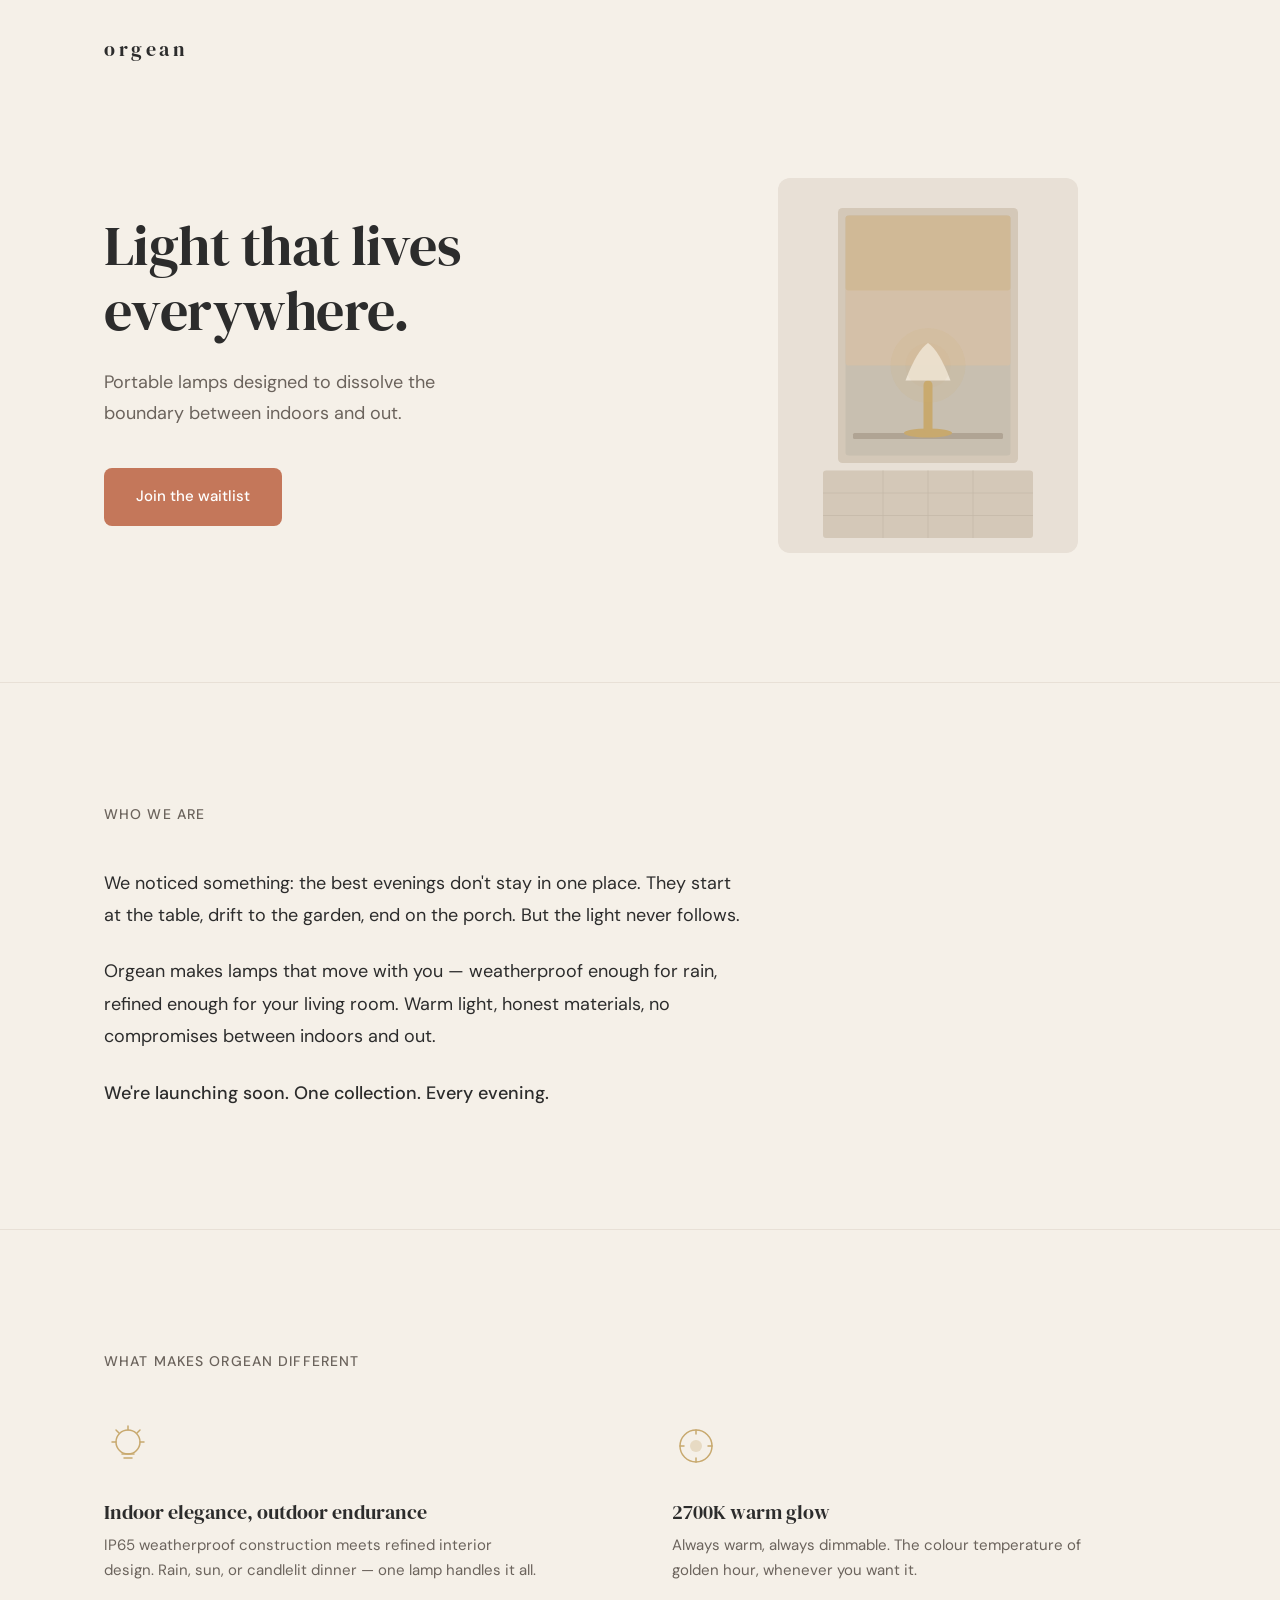
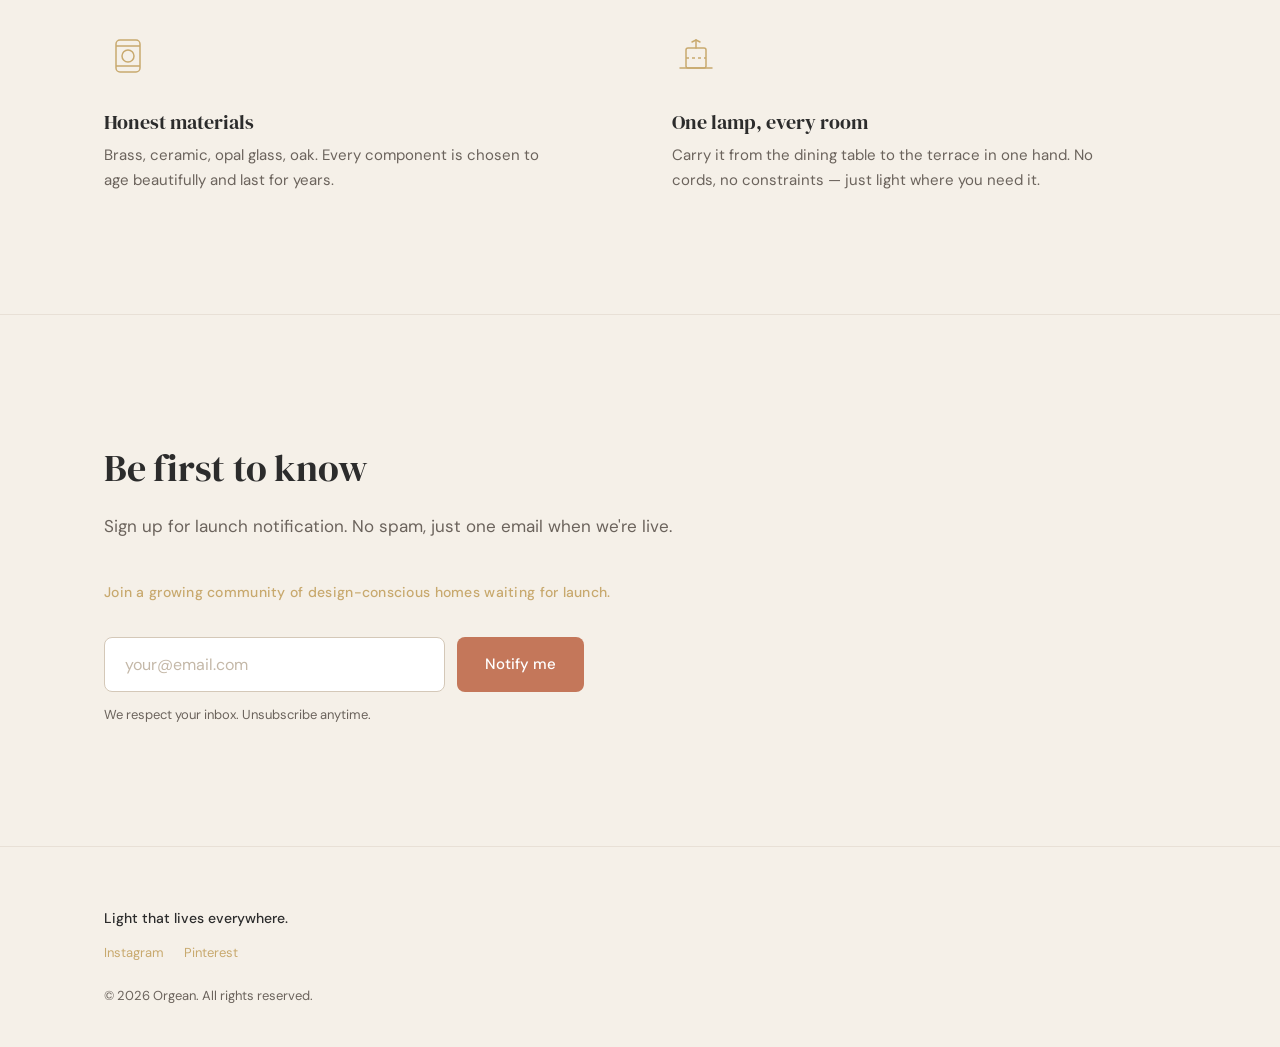
<file: index.html>
<!DOCTYPE html>
<html lang="en">
<head>
    <meta charset="UTF-8">
    <meta name="viewport" content="width=device-width, initial-scale=1.0">
    <title>Orgean — Light that lives everywhere.</title>
    <meta name="description" content="Orgean crafts portable lamps designed to move with your life. From table to terrace. Sign up for launch notification.">
    <link rel="preconnect" href="https://fonts.googleapis.com">
    <link rel="preconnect" href="https://fonts.gstatic.com" crossorigin>
    <link href="https://fonts.googleapis.com/css2?family=DM+Sans:ital,opsz,wght@0,9..40,300;0,9..40,400;0,9..40,500;0,9..40,700;1,9..40,300;1,9..40,400&family=DM+Serif+Display&display=swap" rel="stylesheet">
    <link rel="stylesheet" href="styles.css">
    <script defer data-domain="jimivisser.github.io" src="https://plausible.io/js/script.tagged-events.js"></script>
    <script>window.plausible = window.plausible || function() { (window.plausible.q = window.plausible.q || []).push(arguments) }</script>
</head>
<body>
    <header class="header">
        <div class="container">
            <a href="/" class="logo">orgean</a>
        </div>
    </header>

    <main>
        <section class="hero">
            <div class="container hero-inner">
                <div class="hero-content">
                    <h1 class="hero-tagline">Light that lives everywhere.</h1>
                    <p class="hero-sub">Portable lamps designed to dissolve the boundary between indoors and out.</p>
                    <a href="#waitlist" class="hero-cta plausible-event-name=CTA+Click">Join the waitlist</a>
                </div>
                <div class="hero-image">
                    <div class="hero-placeholder">
                        <svg viewBox="0 0 400 500" fill="none" xmlns="http://www.w3.org/2000/svg">
                            <!-- Background -->
                            <rect width="400" height="500" rx="12" fill="#E8E0D6"/>
                            <!-- Window / doorway suggesting indoor-outdoor threshold -->
                            <rect x="80" y="40" width="240" height="340" rx="6" fill="#D4C8B8"/>
                            <rect x="90" y="50" width="220" height="320" rx="4" fill="#C8BFB0"/>
                            <!-- Dusk sky gradient through doorway -->
                            <rect x="90" y="50" width="220" height="200" rx="4" fill="#D4C0A8"/>
                            <rect x="90" y="50" width="220" height="100" rx="4" fill="#C8A96E" opacity="0.3"/>
                            <!-- Table surface -->
                            <rect x="100" y="340" width="200" height="8" rx="2" fill="#B0A494"/>
                            <!-- Lamp base -->
                            <ellipse cx="200" cy="340" rx="32" ry="6" fill="#C8A96E"/>
                            <!-- Lamp stem -->
                            <rect x="194" y="270" width="12" height="70" rx="6" fill="#C8A96E"/>
                            <!-- Lamp shade -->
                            <path d="M170 270 Q185 230 200 220 Q215 230 230 270 Z" fill="#F5F0E8" opacity="0.9"/>
                            <!-- Warm glow -->
                            <circle cx="200" cy="250" r="50" fill="#C8A96E" opacity="0.12"/>
                            <circle cx="200" cy="250" r="30" fill="#C8A96E" opacity="0.08"/>
                            <!-- Floor / terrace tiles -->
                            <rect x="60" y="390" width="280" height="90" rx="4" fill="#D4C8B8"/>
                            <line x1="60" y1="420" x2="340" y2="420" stroke="#C4B8A8" stroke-width="1"/>
                            <line x1="60" y1="450" x2="340" y2="450" stroke="#C4B8A8" stroke-width="1"/>
                            <line x1="140" y1="390" x2="140" y2="480" stroke="#C4B8A8" stroke-width="1"/>
                            <line x1="200" y1="390" x2="200" y2="480" stroke="#C4B8A8" stroke-width="1"/>
                            <line x1="260" y1="390" x2="260" y2="480" stroke="#C4B8A8" stroke-width="1"/>
                        </svg>
                    </div>
                </div>
            </div>
        </section>

        <section class="story">
            <div class="container">
                <h2 class="story-heading">Who we are</h2>
                <div class="story-content">
                    <p>We noticed something: the best evenings don't stay in one place. They start at the table, drift to the garden, end on the porch. But the light never follows.</p>
                    <p>Orgean makes lamps that move with you — weatherproof enough for rain, refined enough for your living room. Warm light, honest materials, no compromises between indoors and out.</p>
                    <p>We're launching soon. One collection. Every evening.</p>
                </div>
            </div>
        </section>

        <section class="features">
            <div class="container">
                <h2 class="features-heading">What makes Orgean different</h2>
                <div class="features-grid">
                    <div class="feature-card">
                        <svg class="feature-icon" viewBox="0 0 48 48" fill="none" xmlns="http://www.w3.org/2000/svg">
                            <circle cx="24" cy="20" r="12" stroke="currentColor" stroke-width="1.5"/>
                            <path d="M18 32h12M20 36h8" stroke="currentColor" stroke-width="1.5" stroke-linecap="round"/>
                            <path d="M24 8V4M36 20h4M8 20h4M33 11l3-3M15 11l-3-3" stroke="currentColor" stroke-width="1.5" stroke-linecap="round"/>
                        </svg>
                        <h3>Indoor elegance, outdoor endurance</h3>
                        <p>IP65 weatherproof construction meets refined interior design. Rain, sun, or candlelit dinner — one lamp handles it all.</p>
                    </div>
                    <div class="feature-card">
                        <svg class="feature-icon" viewBox="0 0 48 48" fill="none" xmlns="http://www.w3.org/2000/svg">
                            <circle cx="24" cy="24" r="16" stroke="currentColor" stroke-width="1.5"/>
                            <circle cx="24" cy="24" r="6" fill="currentColor" opacity="0.3"/>
                            <path d="M24 8v4M24 36v4M8 24h4M36 24h4" stroke="currentColor" stroke-width="1.5" stroke-linecap="round"/>
                        </svg>
                        <h3>2700K warm glow</h3>
                        <p>Always warm, always dimmable. The colour temperature of golden hour, whenever you want it.</p>
                    </div>
                    <div class="feature-card">
                        <svg class="feature-icon" viewBox="0 0 48 48" fill="none" xmlns="http://www.w3.org/2000/svg">
                            <rect x="12" y="8" width="24" height="32" rx="4" stroke="currentColor" stroke-width="1.5"/>
                            <circle cx="24" cy="24" r="6" stroke="currentColor" stroke-width="1.5"/>
                            <line x1="12" y1="14" x2="36" y2="14" stroke="currentColor" stroke-width="1.5"/>
                            <line x1="12" y1="34" x2="36" y2="34" stroke="currentColor" stroke-width="1.5"/>
                        </svg>
                        <h3>Honest materials</h3>
                        <p>Brass, ceramic, opal glass, oak. Every component is chosen to age beautifully and last for years.</p>
                    </div>
                    <div class="feature-card">
                        <svg class="feature-icon" viewBox="0 0 48 48" fill="none" xmlns="http://www.w3.org/2000/svg">
                            <path d="M8 36h32" stroke="currentColor" stroke-width="1.5" stroke-linecap="round"/>
                            <rect x="14" y="16" width="20" height="20" rx="2" stroke="currentColor" stroke-width="1.5"/>
                            <path d="M14 26h20" stroke="currentColor" stroke-width="1.5" stroke-dasharray="3 3"/>
                            <path d="M24 8v8" stroke="currentColor" stroke-width="1.5" stroke-linecap="round"/>
                            <path d="M20 10l4-2 4 2" stroke="currentColor" stroke-width="1.5" stroke-linecap="round" stroke-linejoin="round"/>
                        </svg>
                        <h3>One lamp, every room</h3>
                        <p>Carry it from the dining table to the terrace in one hand. No cords, no constraints — just light where you need it.</p>
                    </div>
                </div>
            </div>
        </section>

        <section class="waitlist" id="waitlist">
            <div class="container">
                <h2 class="waitlist-heading">Be first to know</h2>
                <p class="waitlist-sub">Sign up for launch notification. No spam, just one email when we're live.</p>
                <p class="social-proof">Join a growing community of design-conscious homes waiting for launch.</p>
                <!-- Mailchimp embed form — update action URL + hidden u/id fields after account setup -->
                <form class="waitlist-form" id="waitlist-form" action="https://gmail.us00.list-manage.com/subscribe/post" method="post" target="_blank">
                    <input type="hidden" name="u" value="MAILCHIMP_U_VALUE">
                    <input type="hidden" name="id" value="MAILCHIMP_LIST_ID">
                    <div class="form-group">
                        <input type="email" name="EMAIL" id="email-input" placeholder="your@email.com" required aria-label="Email address">
                        <button type="submit" id="submit-btn">Notify me</button>
                    </div>
                    <p class="form-note">We respect your inbox. Unsubscribe anytime.</p>
                    <p class="form-success" id="form-success" hidden>Thanks! We'll be in touch.</p>
                </form>
            </div>
        </section>
    </main>

    <footer class="footer">
        <div class="container footer-inner">
            <p class="footer-tagline">Light that lives everywhere.</p>
            <div class="footer-links">
                <a href="#" aria-label="Instagram">Instagram</a>
                <a href="#" aria-label="Pinterest">Pinterest</a>
            </div>
            <p class="footer-copy">&copy; 2026 Orgean. All rights reserved.</p>
        </div>
    </footer>

    <script src="main.js"></script>
</body>
</html>
</file>
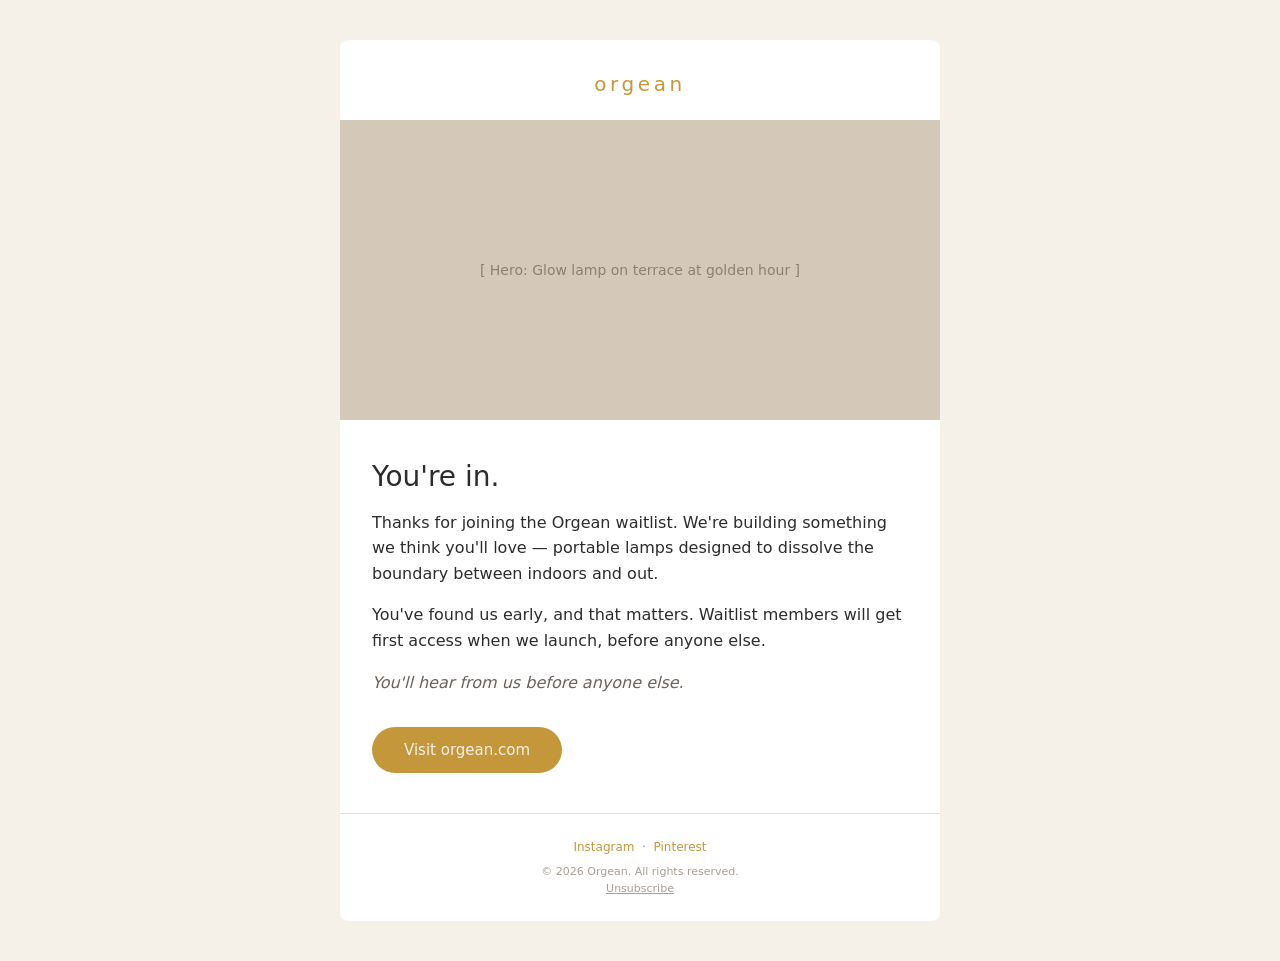
<file: emails/01-welcome.html>
<!DOCTYPE html>
<html lang="en" xmlns="http://www.w3.org/1999/xhtml">
<head>
  <meta charset="UTF-8">
  <meta name="viewport" content="width=device-width, initial-scale=1.0">
  <title>Welcome to Orgean</title>
  <!--[if mso]><style>body,table,td{font-family:Arial,Helvetica,sans-serif!important;}</style><![endif]-->
</head>
<body style="margin:0;padding:0;background-color:#F5F0E8;font-family:system-ui,-apple-system,'Segoe UI',sans-serif;">
  <table role="presentation" width="100%" cellpadding="0" cellspacing="0" style="background-color:#F5F0E8;">
    <tr>
      <td align="center" style="padding:40px 16px;">
        <table role="presentation" width="600" cellpadding="0" cellspacing="0" style="max-width:600px;width:100%;background-color:#FFFFFF;border-radius:8px;overflow:hidden;">
          <!-- Header -->
          <tr>
            <td align="center" style="padding:32px 24px 24px;">
              <span style="font-size:20px;letter-spacing:0.18em;color:#C4973B;text-transform:lowercase;font-weight:400;">orgean</span>
            </td>
          </tr>
          <!-- Hero Image Placeholder -->
          <tr>
            <td style="padding:0;">
              <div style="background-color:#D4C8B8;height:300px;display:flex;align-items:center;justify-content:center;">
                <span style="color:#8C8070;font-size:14px;">[ Hero: Glow lamp on terrace at golden hour ]</span>
              </div>
            </td>
          </tr>
          <!-- Body -->
          <tr>
            <td style="padding:40px 32px;">
              <h1 style="margin:0 0 16px;font-size:28px;color:#2C2C2C;font-weight:400;line-height:1.2;">You're in.</h1>
              <p style="margin:0 0 16px;font-size:16px;color:#2C2C2C;line-height:1.6;">
                Thanks for joining the Orgean waitlist. We're building something we think you'll love — portable lamps designed to dissolve the boundary between indoors and out.
              </p>
              <p style="margin:0 0 16px;font-size:16px;color:#2C2C2C;line-height:1.6;">
                You've found us early, and that matters. Waitlist members will get first access when we launch, before anyone else.
              </p>
              <p style="margin:0 0 32px;font-size:16px;color:#6B635C;line-height:1.6;font-style:italic;">
                You'll hear from us before anyone else.
              </p>
              <!-- CTA -->
              <table role="presentation" cellpadding="0" cellspacing="0">
                <tr>
                  <td align="center" style="background-color:#C4973B;border-radius:24px;">
                    <a href="https://jimivisser.github.io/orgean-landing/" target="_blank" style="display:inline-block;padding:14px 32px;color:#F5F0E8;font-size:15px;font-weight:500;text-decoration:none;">Visit orgean.com</a>
                  </td>
                </tr>
              </table>
            </td>
          </tr>
          <!-- Footer -->
          <tr>
            <td style="padding:24px 32px;border-top:1px solid #E8E0D6;">
              <p style="margin:0 0 8px;font-size:12px;color:#8C8070;line-height:1.5;text-align:center;">
                <a href="#" style="color:#C4973B;text-decoration:none;">Instagram</a> &nbsp;&middot;&nbsp;
                <a href="#" style="color:#C4973B;text-decoration:none;">Pinterest</a>
              </p>
              <p style="margin:0;font-size:11px;color:#A89E94;line-height:1.5;text-align:center;">
                &copy; 2026 Orgean. All rights reserved.<br>
                <a href="*|UNSUB|*" style="color:#A89E94;">Unsubscribe</a>
              </p>
            </td>
          </tr>
        </table>
      </td>
    </tr>
  </table>
</body>
</html>
</file>
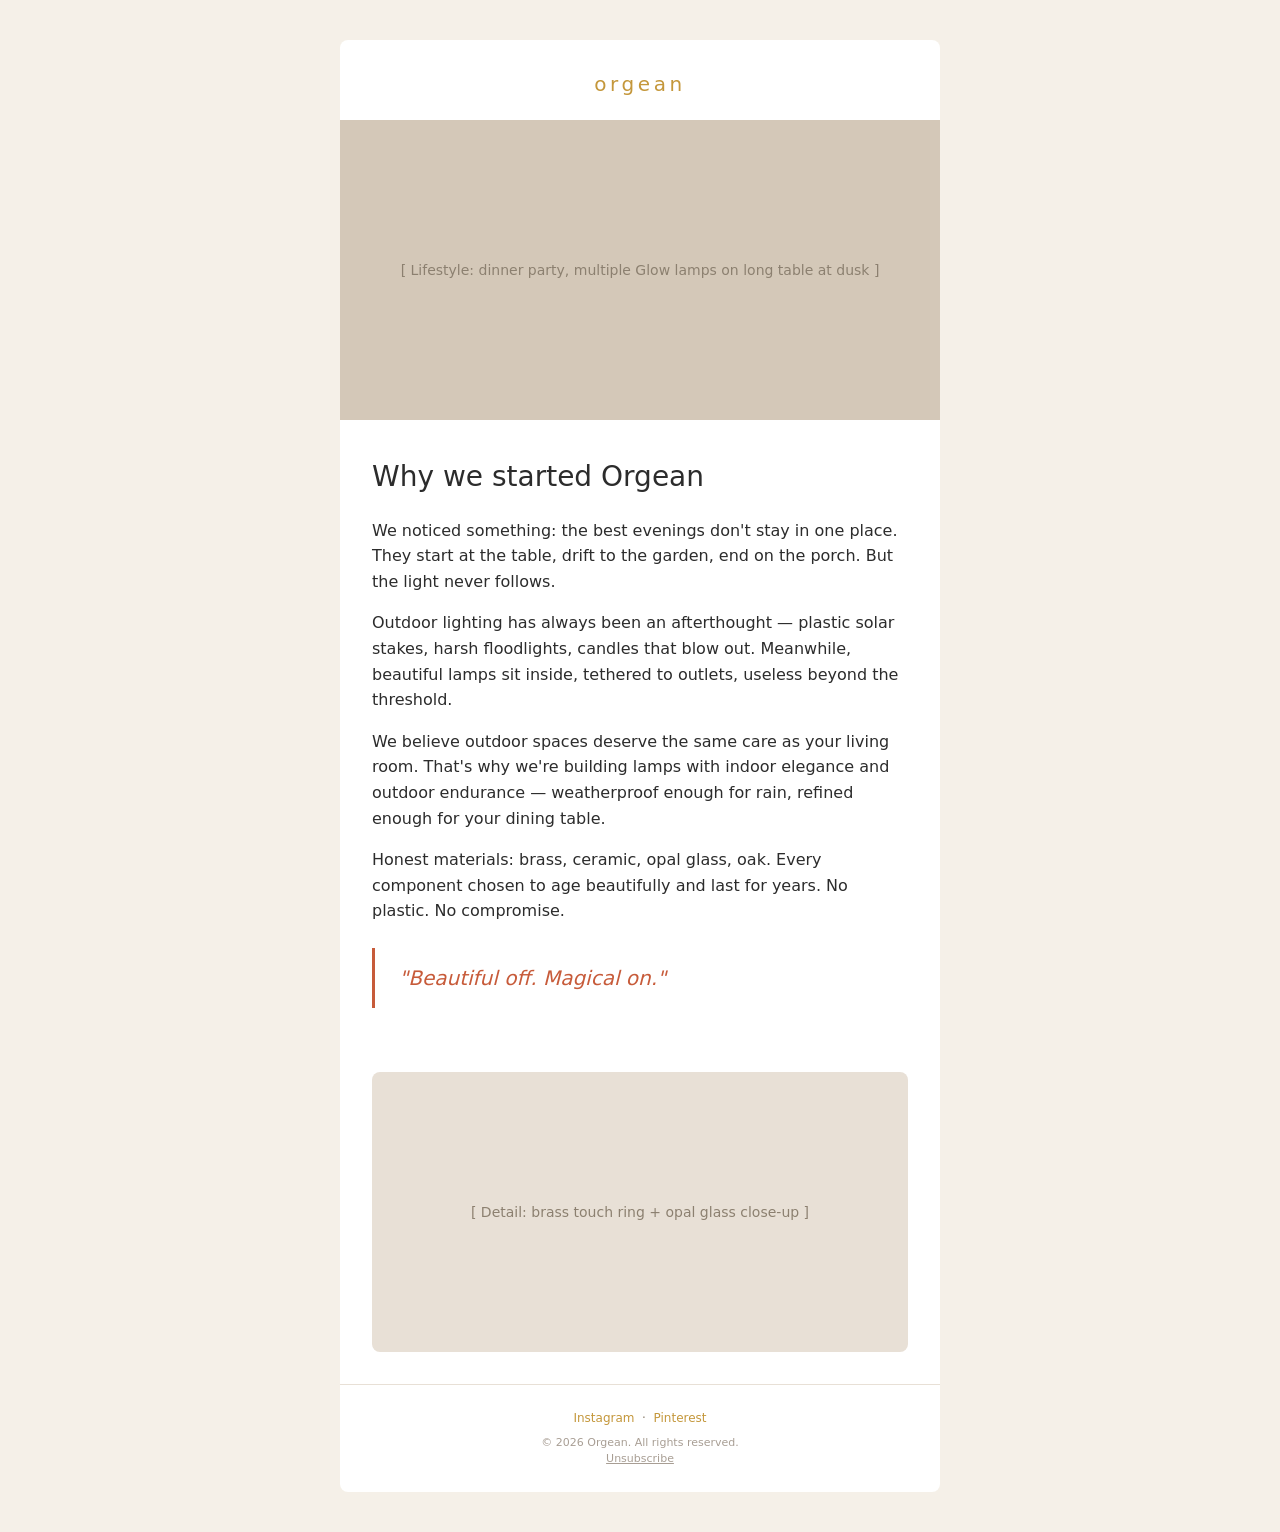
<file: emails/02-brand-story.html>
<!DOCTYPE html>
<html lang="en" xmlns="http://www.w3.org/1999/xhtml">
<head>
  <meta charset="UTF-8">
  <meta name="viewport" content="width=device-width, initial-scale=1.0">
  <title>The Orgean Story</title>
  <!--[if mso]><style>body,table,td{font-family:Arial,Helvetica,sans-serif!important;}</style><![endif]-->
</head>
<body style="margin:0;padding:0;background-color:#F5F0E8;font-family:system-ui,-apple-system,'Segoe UI',sans-serif;">
  <table role="presentation" width="100%" cellpadding="0" cellspacing="0" style="background-color:#F5F0E8;">
    <tr>
      <td align="center" style="padding:40px 16px;">
        <table role="presentation" width="600" cellpadding="0" cellspacing="0" style="max-width:600px;width:100%;background-color:#FFFFFF;border-radius:8px;overflow:hidden;">
          <!-- Header -->
          <tr>
            <td align="center" style="padding:32px 24px 24px;">
              <span style="font-size:20px;letter-spacing:0.18em;color:#C4973B;text-transform:lowercase;font-weight:400;">orgean</span>
            </td>
          </tr>
          <!-- Hero Image Placeholder -->
          <tr>
            <td style="padding:0;">
              <div style="background-color:#D4C8B8;height:300px;display:flex;align-items:center;justify-content:center;">
                <span style="color:#8C8070;font-size:14px;">[ Lifestyle: dinner party, multiple Glow lamps on long table at dusk ]</span>
              </div>
            </td>
          </tr>
          <!-- Body -->
          <tr>
            <td style="padding:40px 32px;">
              <h1 style="margin:0 0 24px;font-size:28px;color:#2C2C2C;font-weight:400;line-height:1.2;">Why we started Orgean</h1>
              <p style="margin:0 0 16px;font-size:16px;color:#2C2C2C;line-height:1.6;">
                We noticed something: the best evenings don't stay in one place. They start at the table, drift to the garden, end on the porch. But the light never follows.
              </p>
              <p style="margin:0 0 16px;font-size:16px;color:#2C2C2C;line-height:1.6;">
                Outdoor lighting has always been an afterthought — plastic solar stakes, harsh floodlights, candles that blow out. Meanwhile, beautiful lamps sit inside, tethered to outlets, useless beyond the threshold.
              </p>
              <p style="margin:0 0 16px;font-size:16px;color:#2C2C2C;line-height:1.6;">
                We believe outdoor spaces deserve the same care as your living room. That's why we're building lamps with indoor elegance and outdoor endurance — weatherproof enough for rain, refined enough for your dining table.
              </p>
              <p style="margin:0 0 16px;font-size:16px;color:#2C2C2C;line-height:1.6;">
                Honest materials: brass, ceramic, opal glass, oak. Every component chosen to age beautifully and last for years. No plastic. No compromise.
              </p>
              <!-- Pull quote -->
              <table role="presentation" width="100%" cellpadding="0" cellspacing="0" style="margin:24px 0;">
                <tr>
                  <td style="border-left:3px solid #C75B3A;padding:16px 24px;">
                    <p style="margin:0;font-size:20px;color:#C75B3A;font-style:italic;line-height:1.4;">
                      "Beautiful off. Magical on."
                    </p>
                  </td>
                </tr>
              </table>
            </td>
          </tr>
          <!-- Detail Image Placeholder -->
          <tr>
            <td style="padding:0 32px 32px;">
              <div style="background-color:#E8E0D6;height:280px;border-radius:8px;display:flex;align-items:center;justify-content:center;">
                <span style="color:#8C8070;font-size:14px;">[ Detail: brass touch ring + opal glass close-up ]</span>
              </div>
            </td>
          </tr>
          <!-- Footer -->
          <tr>
            <td style="padding:24px 32px;border-top:1px solid #E8E0D6;">
              <p style="margin:0 0 8px;font-size:12px;color:#8C8070;line-height:1.5;text-align:center;">
                <a href="#" style="color:#C4973B;text-decoration:none;">Instagram</a> &nbsp;&middot;&nbsp;
                <a href="#" style="color:#C4973B;text-decoration:none;">Pinterest</a>
              </p>
              <p style="margin:0;font-size:11px;color:#A89E94;line-height:1.5;text-align:center;">
                &copy; 2026 Orgean. All rights reserved.<br>
                <a href="*|UNSUB|*" style="color:#A89E94;">Unsubscribe</a>
              </p>
            </td>
          </tr>
        </table>
      </td>
    </tr>
  </table>
</body>
</html>
</file>
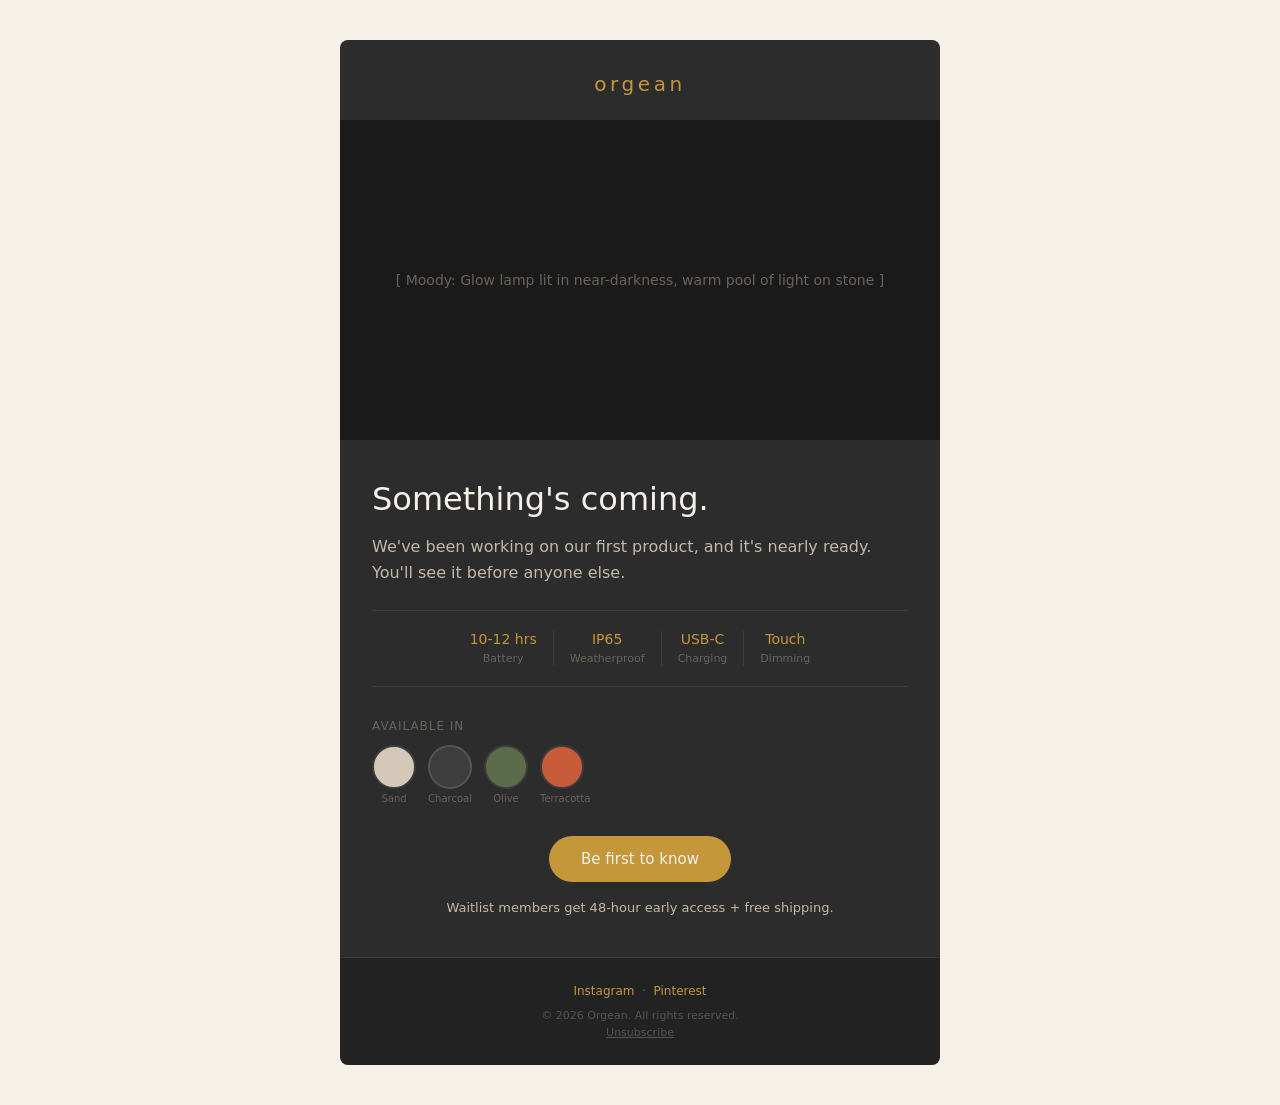
<file: emails/03-launch-teaser.html>
<!DOCTYPE html>
<html lang="en" xmlns="http://www.w3.org/1999/xhtml">
<head>
  <meta charset="UTF-8">
  <meta name="viewport" content="width=device-width, initial-scale=1.0">
  <title>Something's coming — Orgean</title>
  <!--[if mso]><style>body,table,td{font-family:Arial,Helvetica,sans-serif!important;}</style><![endif]-->
</head>
<body style="margin:0;padding:0;background-color:#F5F0E8;font-family:system-ui,-apple-system,'Segoe UI',sans-serif;">
  <table role="presentation" width="100%" cellpadding="0" cellspacing="0" style="background-color:#F5F0E8;">
    <tr>
      <td align="center" style="padding:40px 16px;">
        <table role="presentation" width="600" cellpadding="0" cellspacing="0" style="max-width:600px;width:100%;border-radius:8px;overflow:hidden;">
          <!-- Header (dark theme) -->
          <tr>
            <td align="center" style="padding:32px 24px 24px;background-color:#2C2C2C;">
              <span style="font-size:20px;letter-spacing:0.18em;color:#C4973B;text-transform:lowercase;font-weight:400;">orgean</span>
            </td>
          </tr>
          <!-- Hero Image Placeholder (dark/moody) -->
          <tr>
            <td style="padding:0;background-color:#2C2C2C;">
              <div style="background-color:#1A1A1A;height:320px;display:flex;align-items:center;justify-content:center;">
                <span style="color:#6B635C;font-size:14px;">[ Moody: Glow lamp lit in near-darkness, warm pool of light on stone ]</span>
              </div>
            </td>
          </tr>
          <!-- Body (dark background) -->
          <tr>
            <td style="padding:40px 32px;background-color:#2C2C2C;">
              <h1 style="margin:0 0 16px;font-size:32px;color:#F5F0E8;font-weight:400;line-height:1.2;">Something's coming.</h1>
              <p style="margin:0 0 24px;font-size:16px;color:#C4B8A8;line-height:1.6;">
                We've been working on our first product, and it's nearly ready. You'll see it before anyone else.
              </p>
              <!-- Specs row -->
              <table role="presentation" width="100%" cellpadding="0" cellspacing="0" style="margin:0 0 32px;">
                <tr>
                  <td align="center" style="padding:20px 0;border-top:1px solid #3D3D3D;border-bottom:1px solid #3D3D3D;">
                    <table role="presentation" cellpadding="0" cellspacing="0">
                      <tr>
                        <td style="padding:0 16px;text-align:center;">
                          <span style="font-size:14px;color:#C4973B;display:block;">10-12 hrs</span>
                          <span style="font-size:11px;color:#6B635C;">Battery</span>
                        </td>
                        <td style="padding:0 16px;text-align:center;border-left:1px solid #3D3D3D;">
                          <span style="font-size:14px;color:#C4973B;display:block;">IP65</span>
                          <span style="font-size:11px;color:#6B635C;">Weatherproof</span>
                        </td>
                        <td style="padding:0 16px;text-align:center;border-left:1px solid #3D3D3D;">
                          <span style="font-size:14px;color:#C4973B;display:block;">USB-C</span>
                          <span style="font-size:11px;color:#6B635C;">Charging</span>
                        </td>
                        <td style="padding:0 16px;text-align:center;border-left:1px solid #3D3D3D;">
                          <span style="font-size:14px;color:#C4973B;display:block;">Touch</span>
                          <span style="font-size:11px;color:#6B635C;">Dimming</span>
                        </td>
                      </tr>
                    </table>
                  </td>
                </tr>
              </table>
              <!-- Colorways -->
              <p style="margin:0 0 12px;font-size:12px;color:#6B635C;text-transform:uppercase;letter-spacing:0.08em;">Available in</p>
              <table role="presentation" cellpadding="0" cellspacing="0" style="margin:0 0 32px;">
                <tr>
                  <td style="padding-right:12px;">
                    <div style="width:40px;height:40px;border-radius:50%;background-color:#D4C8B8;border:2px solid #3D3D3D;"></div>
                    <span style="font-size:10px;color:#6B635C;display:block;text-align:center;margin-top:4px;">Sand</span>
                  </td>
                  <td style="padding-right:12px;">
                    <div style="width:40px;height:40px;border-radius:50%;background-color:#3D3D3D;border:2px solid #555;"></div>
                    <span style="font-size:10px;color:#6B635C;display:block;text-align:center;margin-top:4px;">Charcoal</span>
                  </td>
                  <td style="padding-right:12px;">
                    <div style="width:40px;height:40px;border-radius:50%;background-color:#5C6B4A;border:2px solid #3D3D3D;"></div>
                    <span style="font-size:10px;color:#6B635C;display:block;text-align:center;margin-top:4px;">Olive</span>
                  </td>
                  <td>
                    <div style="width:40px;height:40px;border-radius:50%;background-color:#C75B3A;border:2px solid #3D3D3D;"></div>
                    <span style="font-size:10px;color:#6B635C;display:block;text-align:center;margin-top:4px;">Terracotta</span>
                  </td>
                </tr>
              </table>
              <!-- CTA -->
              <table role="presentation" cellpadding="0" cellspacing="0" width="100%">
                <tr>
                  <td align="center">
                    <table role="presentation" cellpadding="0" cellspacing="0">
                      <tr>
                        <td align="center" style="background-color:#C4973B;border-radius:24px;">
                          <a href="https://jimivisser.github.io/orgean-landing/" target="_blank" style="display:inline-block;padding:14px 32px;color:#F5F0E8;font-size:15px;font-weight:500;text-decoration:none;">Be first to know</a>
                        </td>
                      </tr>
                    </table>
                  </td>
                </tr>
              </table>
              <p style="margin:16px 0 0;font-size:13px;color:#C4B8A8;line-height:1.5;text-align:center;">
                Waitlist members get 48-hour early access + free shipping.
              </p>
            </td>
          </tr>
          <!-- Footer -->
          <tr>
            <td style="padding:24px 32px;background-color:#222222;border-top:1px solid #3D3D3D;">
              <p style="margin:0 0 8px;font-size:12px;color:#6B635C;line-height:1.5;text-align:center;">
                <a href="#" style="color:#C4973B;text-decoration:none;">Instagram</a> &nbsp;&middot;&nbsp;
                <a href="#" style="color:#C4973B;text-decoration:none;">Pinterest</a>
              </p>
              <p style="margin:0;font-size:11px;color:#555;line-height:1.5;text-align:center;">
                &copy; 2026 Orgean. All rights reserved.<br>
                <a href="*|UNSUB|*" style="color:#555;">Unsubscribe</a>
              </p>
            </td>
          </tr>
        </table>
      </td>
    </tr>
  </table>
</body>
</html>
</file>
<file: styles.css>
/* Reset & Base */
*, *::before, *::after {
    margin: 0;
    padding: 0;
    box-sizing: border-box;
}

:root {
    --color-bg: #F5F0E8;
    --color-text: #2C2C2C;
    --color-text-muted: #6B635C;
    --color-accent: #C4775A;
    --color-accent-hover: #B06548;
    --color-brass: #C8A96E;
    --color-warm-1: #E8E0D6;
    --color-warm-2: #D4C8B8;
    --color-warm-3: #C4B8A8;
    --color-surface: #FFFFFF;
    --font-main: 'DM Sans', system-ui, -apple-system, sans-serif;
    --font-heading: 'DM Serif Display', Georgia, serif;
    --container-max: 1120px;
    --spacing-section: 120px;
}

html {
    scroll-behavior: smooth;
}

body {
    font-family: var(--font-main);
    background-color: var(--color-bg);
    color: var(--color-text);
    line-height: 1.7;
    font-size: 17px;
    -webkit-font-smoothing: antialiased;
}

a {
    color: var(--color-accent);
}

a:hover {
    color: var(--color-accent-hover);
}

.container {
    max-width: var(--container-max);
    margin: 0 auto;
    padding: 0 24px;
}

/* Header */
.header {
    padding: 32px 0;
}

.logo {
    font-size: 20px;
    font-weight: 400;
    text-decoration: none;
    color: var(--color-text);
    letter-spacing: 0.18em;
    text-transform: lowercase;
    font-family: var(--font-heading);
}

/* Hero */
.hero {
    padding: 80px 0 var(--spacing-section);
}

.hero-inner {
    display: grid;
    grid-template-columns: 1fr 1fr;
    gap: 80px;
    align-items: center;
}

.hero-tagline {
    font-family: var(--font-heading);
    font-size: clamp(2.5rem, 5vw, 3.5rem);
    font-weight: 400;
    line-height: 1.15;
    letter-spacing: -0.01em;
    margin-bottom: 24px;
}

.hero-sub {
    font-size: 1.125rem;
    color: var(--color-text-muted);
    max-width: 400px;
    margin-bottom: 40px;
    line-height: 1.7;
}

.hero-cta {
    display: inline-block;
    background: var(--color-accent);
    color: #fff;
    padding: 16px 32px;
    border-radius: 8px;
    text-decoration: none;
    font-size: 0.9375rem;
    font-weight: 500;
    transition: background 0.2s ease;
}

.hero-cta:hover {
    background: var(--color-accent-hover);
    color: #fff;
}

.hero-image {
    display: flex;
    justify-content: center;
}

.hero-placeholder svg {
    width: 100%;
    max-width: 360px;
    height: auto;
    border-radius: 12px;
}

/* Story */
.story {
    padding: var(--spacing-section) 0;
    border-top: 1px solid var(--color-warm-1);
}

.story-heading {
    font-size: 0.875rem;
    font-weight: 500;
    text-transform: uppercase;
    letter-spacing: 0.08em;
    color: var(--color-text-muted);
    margin-bottom: 40px;
}

.story-content {
    max-width: 640px;
}

.story-content p {
    font-size: 1.125rem;
    line-height: 1.8;
    color: var(--color-text);
    margin-bottom: 24px;
}

.story-content p:last-child {
    margin-bottom: 0;
    font-weight: 500;
}

/* Features */
.features {
    padding: var(--spacing-section) 0;
    border-top: 1px solid var(--color-warm-1);
}

.features-heading {
    font-size: 0.875rem;
    font-weight: 500;
    text-transform: uppercase;
    letter-spacing: 0.08em;
    color: var(--color-text-muted);
    margin-bottom: 48px;
}

.features-grid {
    display: grid;
    grid-template-columns: repeat(2, 1fr);
    gap: 48px 64px;
}

.feature-card {
    max-width: 440px;
}

.feature-icon {
    width: 48px;
    height: 48px;
    margin-bottom: 20px;
    color: var(--color-brass);
}

.feature-card h3 {
    font-family: var(--font-heading);
    font-size: 1.25rem;
    font-weight: 400;
    margin-bottom: 8px;
    line-height: 1.3;
}

.feature-card p {
    font-size: 0.9375rem;
    color: var(--color-text-muted);
    line-height: 1.7;
}

/* Waitlist */
.waitlist {
    padding: var(--spacing-section) 0;
    border-top: 1px solid var(--color-warm-1);
}

.waitlist-heading {
    font-family: var(--font-heading);
    font-size: clamp(1.75rem, 3vw, 2.5rem);
    font-weight: 400;
    letter-spacing: -0.01em;
    margin-bottom: 12px;
}

.waitlist-sub {
    color: var(--color-text-muted);
    font-size: 1.0625rem;
    margin-bottom: 40px;
}

.social-proof {
    font-size: 0.875rem;
    color: var(--color-brass);
    font-weight: 500;
    margin-bottom: 32px;
    letter-spacing: 0.02em;
}

.waitlist-form {
    max-width: 480px;
}

.form-group {
    display: flex;
    gap: 12px;
}

.form-group input[type="email"] {
    flex: 1;
    padding: 16px 20px;
    border: 1px solid var(--color-warm-2);
    border-radius: 8px;
    font-family: var(--font-main);
    font-size: 1rem;
    background: var(--color-surface);
    color: var(--color-text);
    transition: border-color 0.2s ease;
}

.form-group input[type="email"]:focus {
    outline: none;
    border-color: var(--color-accent);
}

.form-group input[type="email"]::placeholder {
    color: var(--color-warm-3);
}

.form-group button {
    padding: 16px 28px;
    background: var(--color-accent);
    color: #fff;
    border: none;
    border-radius: 8px;
    font-family: var(--font-main);
    font-size: 0.9375rem;
    font-weight: 500;
    cursor: pointer;
    transition: background 0.2s ease;
    white-space: nowrap;
}

.form-group button:hover {
    background: var(--color-accent-hover);
}

.form-group button:disabled {
    opacity: 0.5;
    cursor: not-allowed;
}

.form-note {
    margin-top: 12px;
    font-size: 0.8125rem;
    color: var(--color-text-muted);
}

.form-success {
    margin-top: 16px;
    font-size: 0.9375rem;
    color: var(--color-text);
    font-weight: 500;
}

/* Footer */
.footer {
    padding: 60px 0 40px;
    border-top: 1px solid var(--color-warm-1);
}

.footer-inner {
    display: flex;
    flex-direction: column;
    gap: 12px;
}

.footer-tagline {
    font-size: 0.875rem;
    font-weight: 500;
    color: var(--color-text);
}

.footer-links {
    display: flex;
    gap: 20px;
}

.footer-links a {
    font-size: 0.8125rem;
    text-decoration: none;
    color: var(--color-brass);
}

.footer-links a:hover {
    color: var(--color-accent);
}

.footer-copy {
    font-size: 0.8125rem;
    color: var(--color-text-muted);
    margin-top: 8px;
}

/* Responsive */
@media (max-width: 768px) {
    :root {
        --spacing-section: 80px;
    }

    .hero {
        padding: 40px 0 var(--spacing-section);
    }

    .hero-inner {
        grid-template-columns: 1fr;
        gap: 48px;
    }

    .hero-image {
        order: -1;
    }

    .hero-placeholder svg {
        max-width: 280px;
    }

    .features-grid {
        grid-template-columns: 1fr;
        gap: 40px;
    }

    .form-group {
        flex-direction: column;
    }

    .form-group button {
        width: 100%;
    }
}

@media (max-width: 480px) {
    .container {
        padding: 0 16px;
    }
}
</file>
